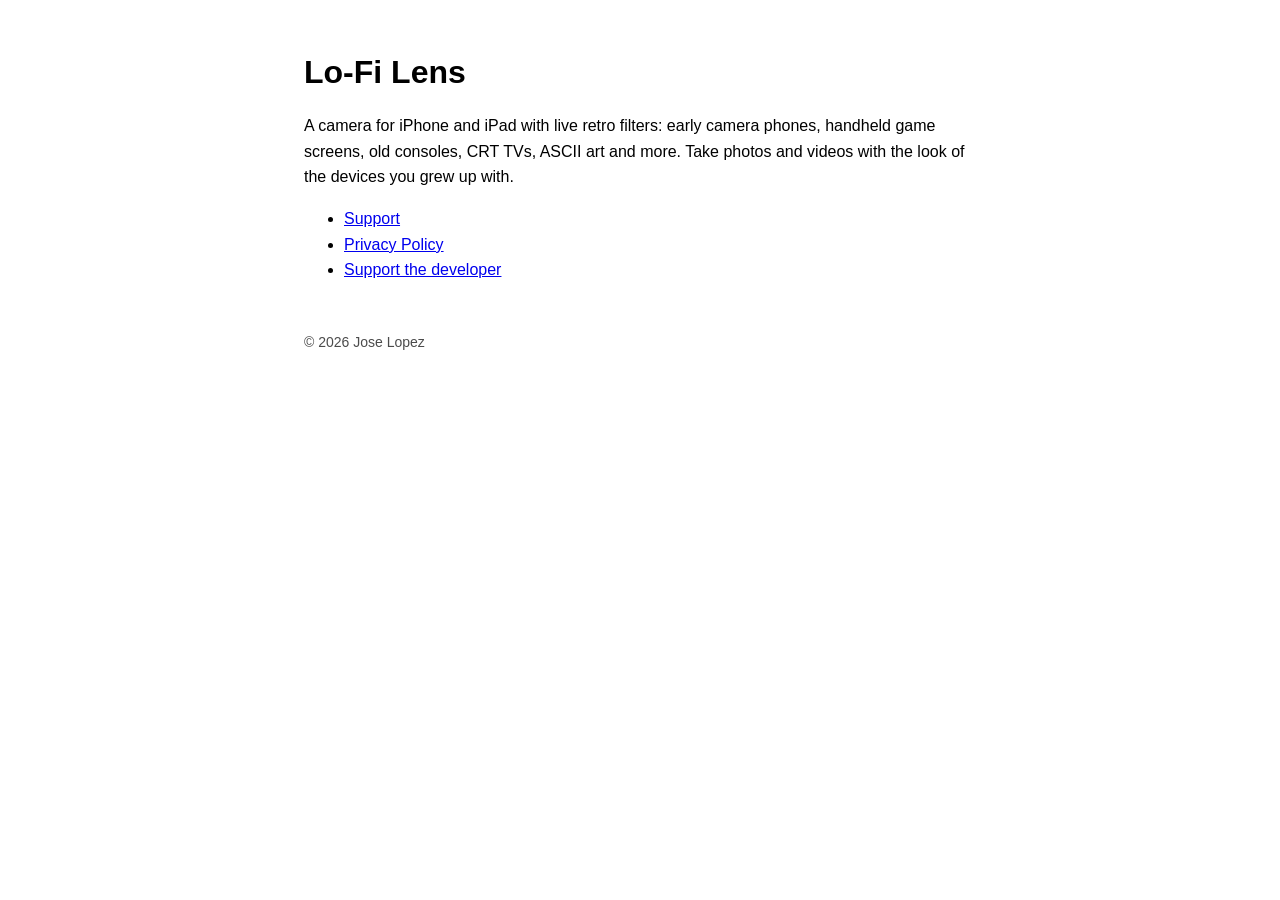
<file: index.html>
<!DOCTYPE html>
<html lang="en">
<head>
  <meta charset="utf-8">
  <meta name="viewport" content="width=device-width, initial-scale=1">
  <title>Lo-Fi Lens</title>
  <link rel="stylesheet" href="style.css">
</head>
<body>
  <h1>Lo-Fi Lens</h1>
  <p>A camera for iPhone and iPad with live retro filters: early camera phones, handheld game
  screens, old consoles, CRT TVs, ASCII art and more. Take photos and videos with the look of
  the devices you grew up with.</p>
  <ul>
    <li><a href="support/">Support</a></li>
    <li><a href="privacy/">Privacy Policy</a></li>
    <li><a href="tip/">Support the developer</a></li>
  </ul>

  <footer>© 2026 Jose Lopez</footer>
</body>
</html>
</file>
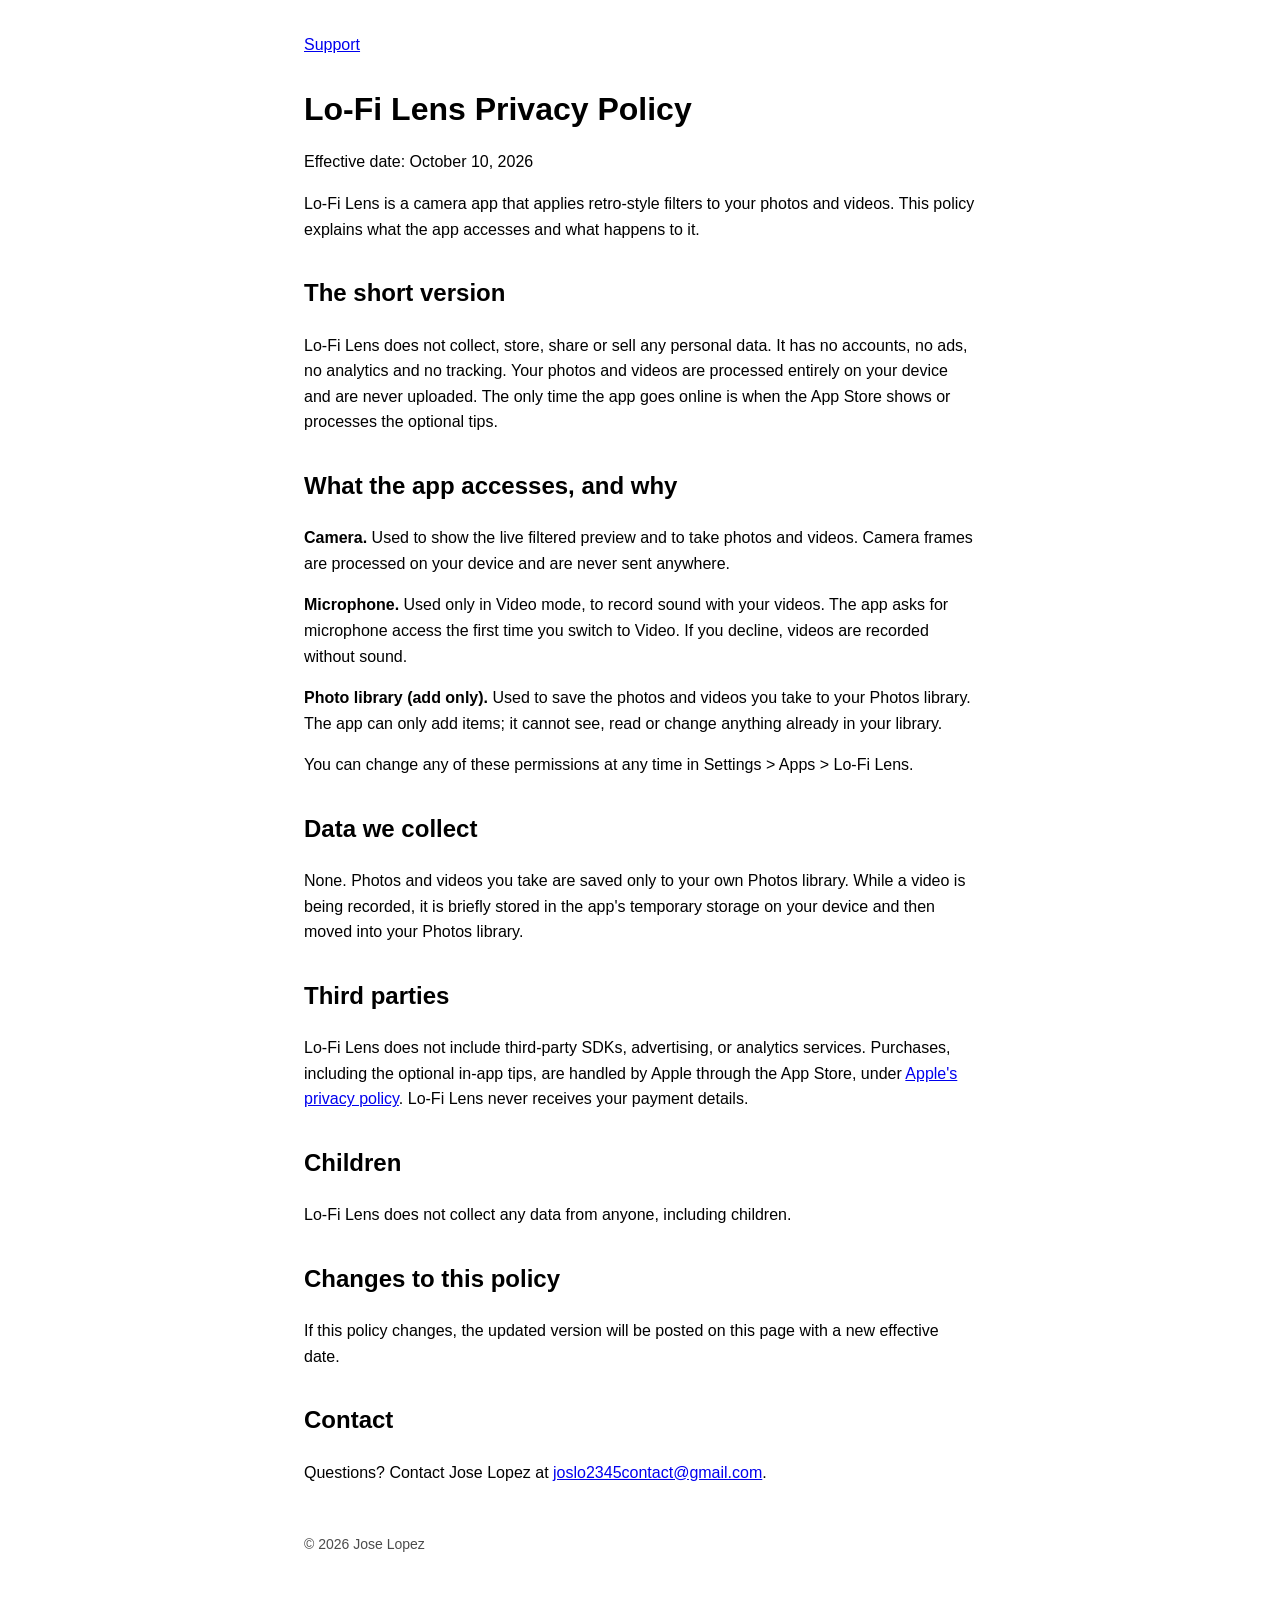
<file: privacy/index.html>
<!DOCTYPE html>
<html lang="en">
<head>
  <meta charset="utf-8">
  <meta name="viewport" content="width=device-width, initial-scale=1">
  <title>Privacy Policy – Lo-Fi Lens</title>
  <link rel="stylesheet" href="../style.css">
</head>
<body>
  <nav><a href="../support/">Support</a></nav>

  <h1>Lo-Fi Lens Privacy Policy</h1>
  <p>Effective date: October 10, 2026</p>

  <p>Lo-Fi Lens is a camera app that applies retro-style filters to your photos and videos.
  This policy explains what the app accesses and what happens to it.</p>

  <h2>The short version</h2>
  <p>Lo-Fi Lens does not collect, store, share or sell any personal data. It has no accounts,
  no ads, no analytics and no tracking. Your photos and videos are processed entirely on your
  device and are never uploaded. The only time the app goes online is when the App Store
  shows or processes the optional tips.</p>

  <h2>What the app accesses, and why</h2>
  <p><strong>Camera.</strong> Used to show the live filtered preview and to take photos and
  videos. Camera frames are processed on your device and are never sent anywhere.</p>
  <p><strong>Microphone.</strong> Used only in Video mode, to record sound with your videos.
  The app asks for microphone access the first time you switch to Video. If you decline,
  videos are recorded without sound.</p>
  <p><strong>Photo library (add only).</strong> Used to save the photos and videos you take to
  your Photos library. The app can only add items; it cannot see, read or change anything
  already in your library.</p>
  <p>You can change any of these permissions at any time in Settings &gt; Apps &gt; Lo-Fi Lens.</p>

  <h2>Data we collect</h2>
  <p>None. Photos and videos you take are saved only to your own Photos library. While a video
  is being recorded, it is briefly stored in the app's temporary storage on your device and
  then moved into your Photos library.</p>

  <h2>Third parties</h2>
  <p>Lo-Fi Lens does not include third-party SDKs, advertising, or analytics services.
  Purchases, including the optional in-app tips, are handled by Apple through the App Store,
  under <a href="https://www.apple.com/legal/privacy/">Apple's privacy policy</a>. Lo-Fi Lens
  never receives your payment details.</p>

  <h2>Children</h2>
  <p>Lo-Fi Lens does not collect any data from anyone, including children.</p>

  <h2>Changes to this policy</h2>
  <p>If this policy changes, the updated version will be posted on this page with a new
  effective date.</p>

  <h2>Contact</h2>
  <p>Questions? Contact Jose Lopez at
  <a href="mailto:joslo2345contact@gmail.com">joslo2345contact@gmail.com</a>.</p>

  <footer>© 2026 Jose Lopez</footer>
</body>
</html>
</file>
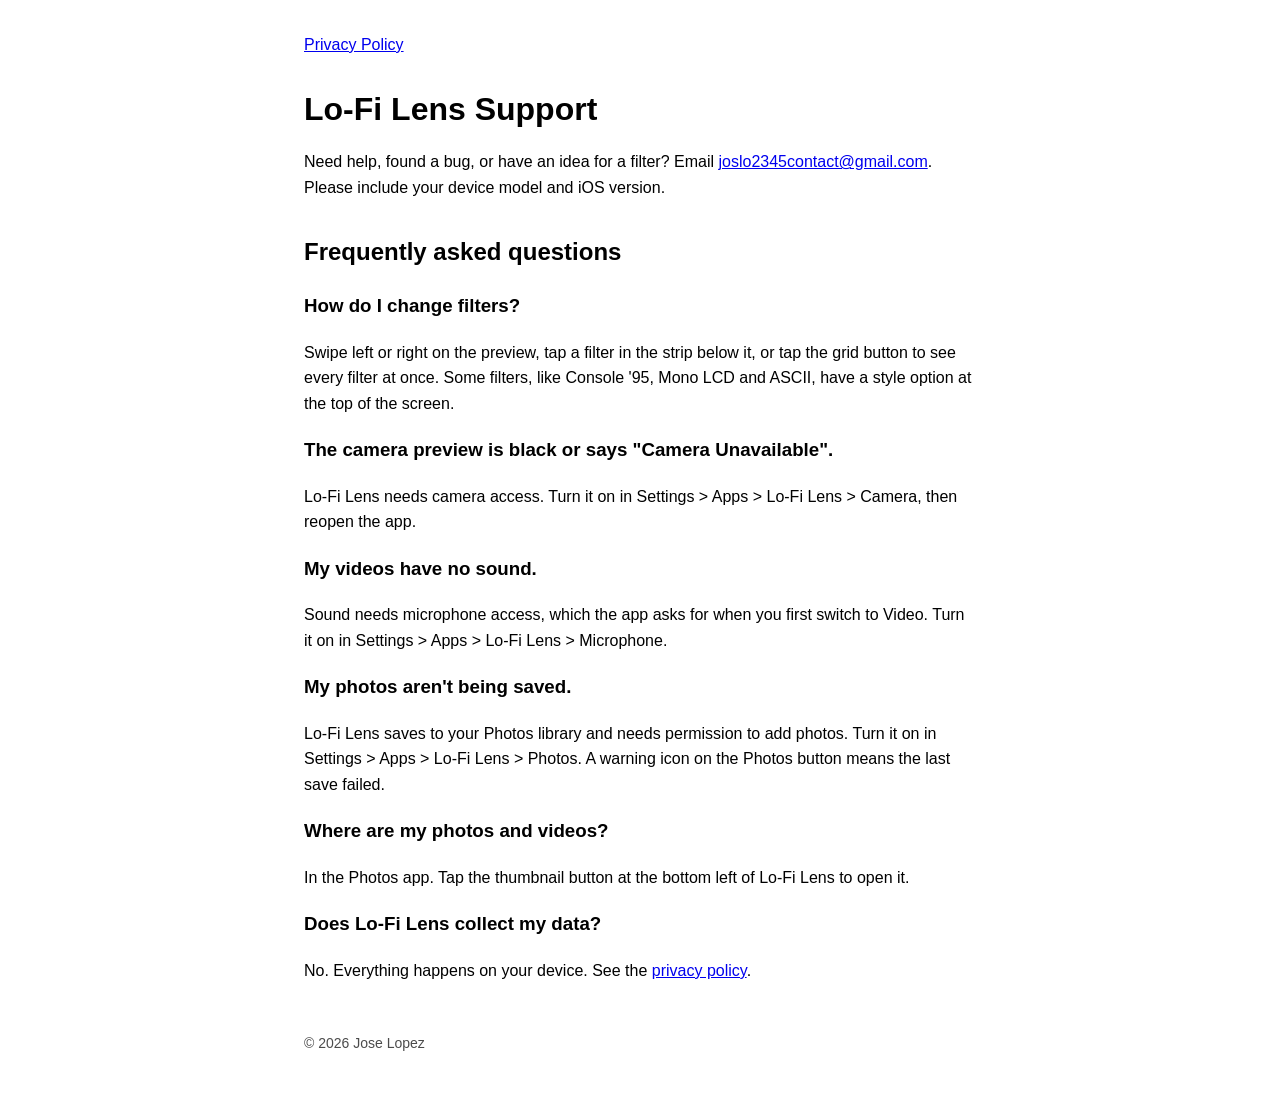
<file: support/index.html>
<!DOCTYPE html>
<html lang="en">
<head>
  <meta charset="utf-8">
  <meta name="viewport" content="width=device-width, initial-scale=1">
  <title>Support – Lo-Fi Lens</title>
  <link rel="stylesheet" href="../style.css">
</head>
<body>
  <nav><a href="../privacy/">Privacy Policy</a></nav>

  <h1>Lo-Fi Lens Support</h1>
  <p>Need help, found a bug, or have an idea for a filter? Email
  <a href="mailto:joslo2345contact@gmail.com">joslo2345contact@gmail.com</a>.
  Please include your device model and iOS version.</p>

  <h2>Frequently asked questions</h2>

  <h3>How do I change filters?</h3>
  <p>Swipe left or right on the preview, tap a filter in the strip below it, or tap the grid
  button to see every filter at once. Some filters, like Console '95, Mono LCD and ASCII, have
  a style option at the top of the screen.</p>

  <h3>The camera preview is black or says "Camera Unavailable".</h3>
  <p>Lo-Fi Lens needs camera access. Turn it on in Settings &gt; Apps &gt; Lo-Fi Lens &gt;
  Camera, then reopen the app.</p>

  <h3>My videos have no sound.</h3>
  <p>Sound needs microphone access, which the app asks for when you first switch to Video.
  Turn it on in Settings &gt; Apps &gt; Lo-Fi Lens &gt; Microphone.</p>

  <h3>My photos aren't being saved.</h3>
  <p>Lo-Fi Lens saves to your Photos library and needs permission to add photos. Turn it on in
  Settings &gt; Apps &gt; Lo-Fi Lens &gt; Photos. A warning icon on the Photos button means
  the last save failed.</p>

  <h3>Where are my photos and videos?</h3>
  <p>In the Photos app. Tap the thumbnail button at the bottom left of Lo-Fi Lens to open it.</p>

  <h3>Does Lo-Fi Lens collect my data?</h3>
  <p>No. Everything happens on your device. See the <a href="../privacy/">privacy policy</a>.</p>

  <footer>© 2026 Jose Lopez</footer>
</body>
</html>
</file>
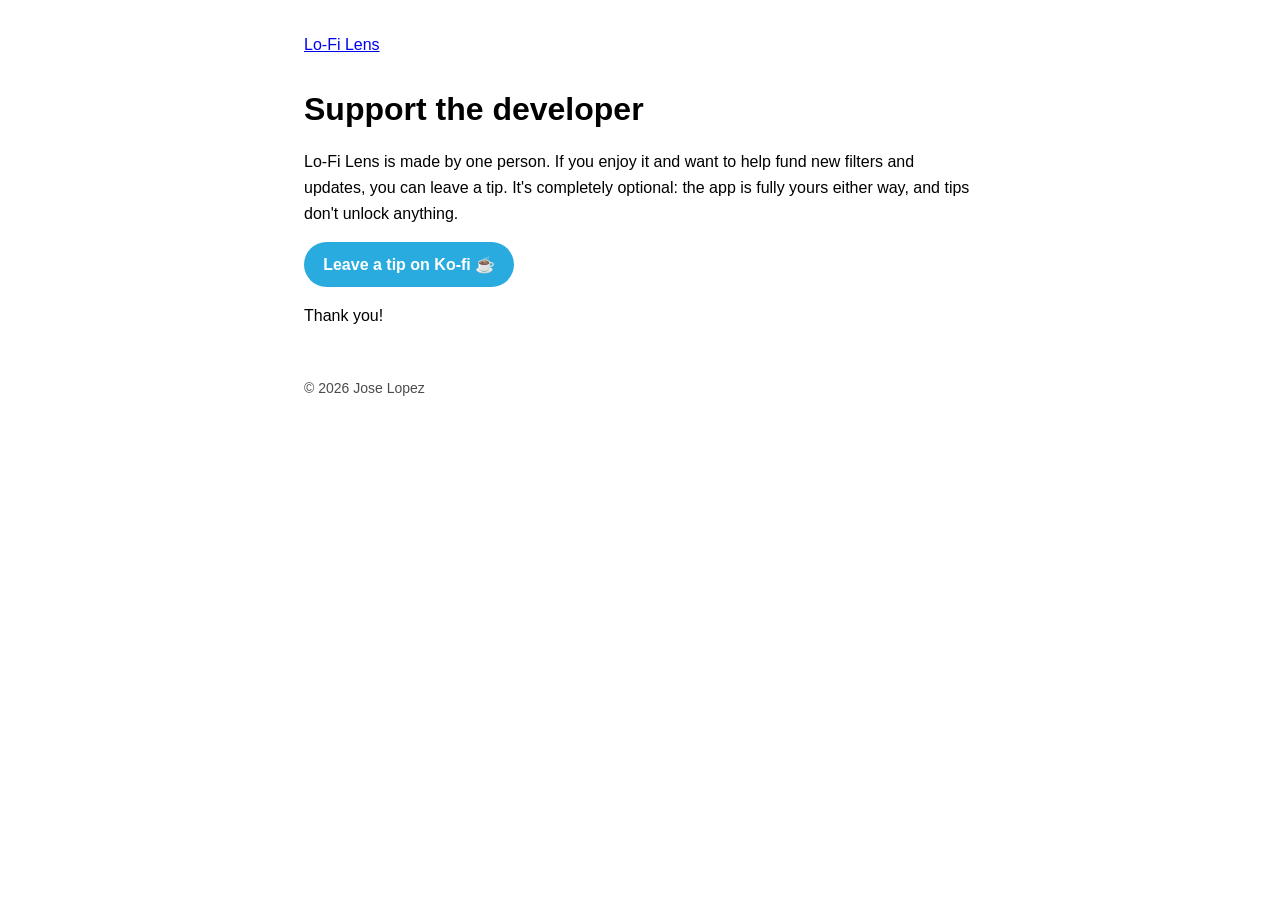
<file: tip/index.html>
<!DOCTYPE html>
<html lang="en">
<head>
  <meta charset="utf-8">
  <meta name="viewport" content="width=device-width, initial-scale=1">
  <title>Support the Developer – Lo-Fi Lens</title>
  <link rel="stylesheet" href="../style.css">
</head>
<body>
  <nav><a href="../">Lo-Fi Lens</a></nav>

  <h1>Support the developer</h1>
  <p>Lo-Fi Lens is made by one person. If you enjoy it and want to help fund new filters and
  updates, you can leave a tip. It's completely optional: the app is fully yours either way,
  and tips don't unlock anything.</p>

  <p><a class="button" href="https://ko-fi.com/joslo2345">Leave a tip on Ko-fi ☕</a></p>

  <p>Thank you!</p>

  <footer>© 2026 Jose Lopez</footer>
</body>
</html>
</file>
<file: style.css>
:root { color-scheme: light dark; }
body {
  font-family: -apple-system, BlinkMacSystemFont, "Helvetica Neue", Arial, sans-serif;
  line-height: 1.6;
  max-width: 42rem;
  margin: 0 auto;
  padding: 2rem 1.25rem 4rem;
}
h1 { line-height: 1.2; }
h2 { margin-top: 2rem; }
nav { margin-bottom: 2rem; }
nav a { margin-right: 1rem; }
footer { margin-top: 3rem; font-size: 0.875rem; opacity: 0.7; }
.button {
  display: inline-block;
  padding: 0.6rem 1.2rem;
  border-radius: 999px;
  background: #29abe0;
  color: #fff;
  font-weight: 600;
  text-decoration: none;
}
</file>
